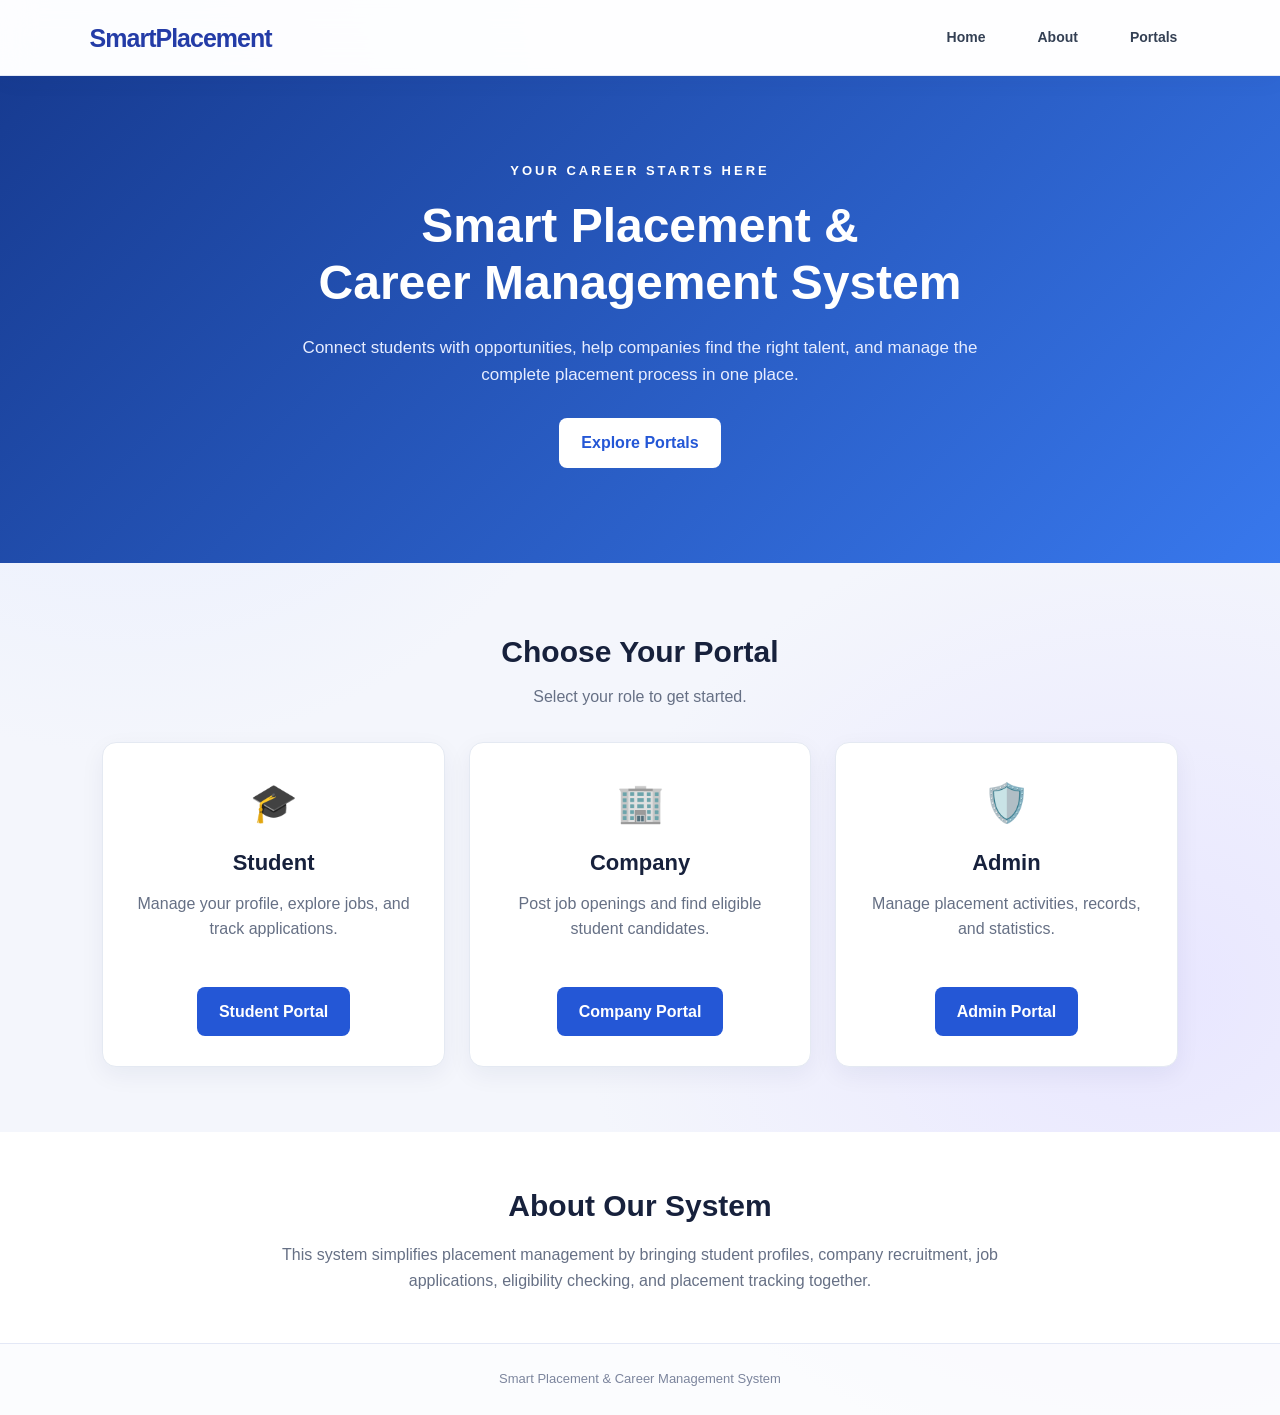
<file: placement/src/main/resources/static/index.html>
<!DOCTYPE html>
<html lang="en">
<head>
    <meta charset="UTF-8">
    <meta name="viewport" content="width=device-width, initial-scale=1.0">

    <title>Smart Placement &amp; Career Management</title>

    <link rel="stylesheet" href="style.css">
</head>

<body>

    <!-- Navigation Bar -->
    <header class="navbar">
        <div class="logo">SmartPlacement</div>

        <nav>
            <a href="/">Home</a>
            <a href="#about">About</a>
            <a href="#portals">Portals</a>
        </nav>
    </header>

    <main>

        <!-- Hero Section -->
        <section class="hero">
            <p class="tagline">YOUR CAREER STARTS HERE</p>

            <h1>
                Smart Placement &amp;<br>
                Career Management System
            </h1>

            <p class="description">
                Connect students with opportunities, help companies find
                the right talent, and manage the complete placement process
                in one place.
            </p>

            <a class="primary-button" href="#portals">
                Explore Portals
            </a>
        </section>

        <!-- Portal Section -->
        <section id="portals" class="portals">
            <h2>Choose Your Portal</h2>

            <p class="section-description">
                Select your role to get started.
            </p>

            <div class="portal-container">

                <!-- Student Portal -->
                <article class="portal-card">
                    <div class="portal-icon">🎓</div>

                    <h3>Student</h3>

                    <p>
                        Manage your profile, explore jobs, and track applications.
                    </p>

                    <a href="/student.html" class="portal-button">
                        Student Portal
                    </a>
                </article>

                <!-- Company Portal -->
                <article class="portal-card">
                    <div class="portal-icon">🏢</div>

                    <h3>Company</h3>

                    <p>
                        Post job openings and find eligible student candidates.
                    </p>

                    <a href="/company.html" class="portal-button">
                        Company Portal
                    </a>
                </article>

                <!-- Admin Portal -->
                <article class="portal-card">
                    <div class="portal-icon">🛡️</div>

                    <h3>Admin</h3>

                    <p>
                        Manage placement activities, records, and statistics.
                    </p>

                    <a href="/admin.html" class="portal-button">
                        Admin Portal
                    </a>
                </article>

            </div>
        </section>

        <!-- About Section -->
        <section id="about" class="about">
            <h2>About Our System</h2>

            <p>
                This system simplifies placement management by bringing
                student profiles, company recruitment, job applications,
                eligibility checking, and placement tracking together.
            </p>
        </section>

    </main>

    <!-- Footer -->
    <footer>
        <p>Smart Placement &amp; Career Management System</p>
    </footer>

</body>
</html>
</file>
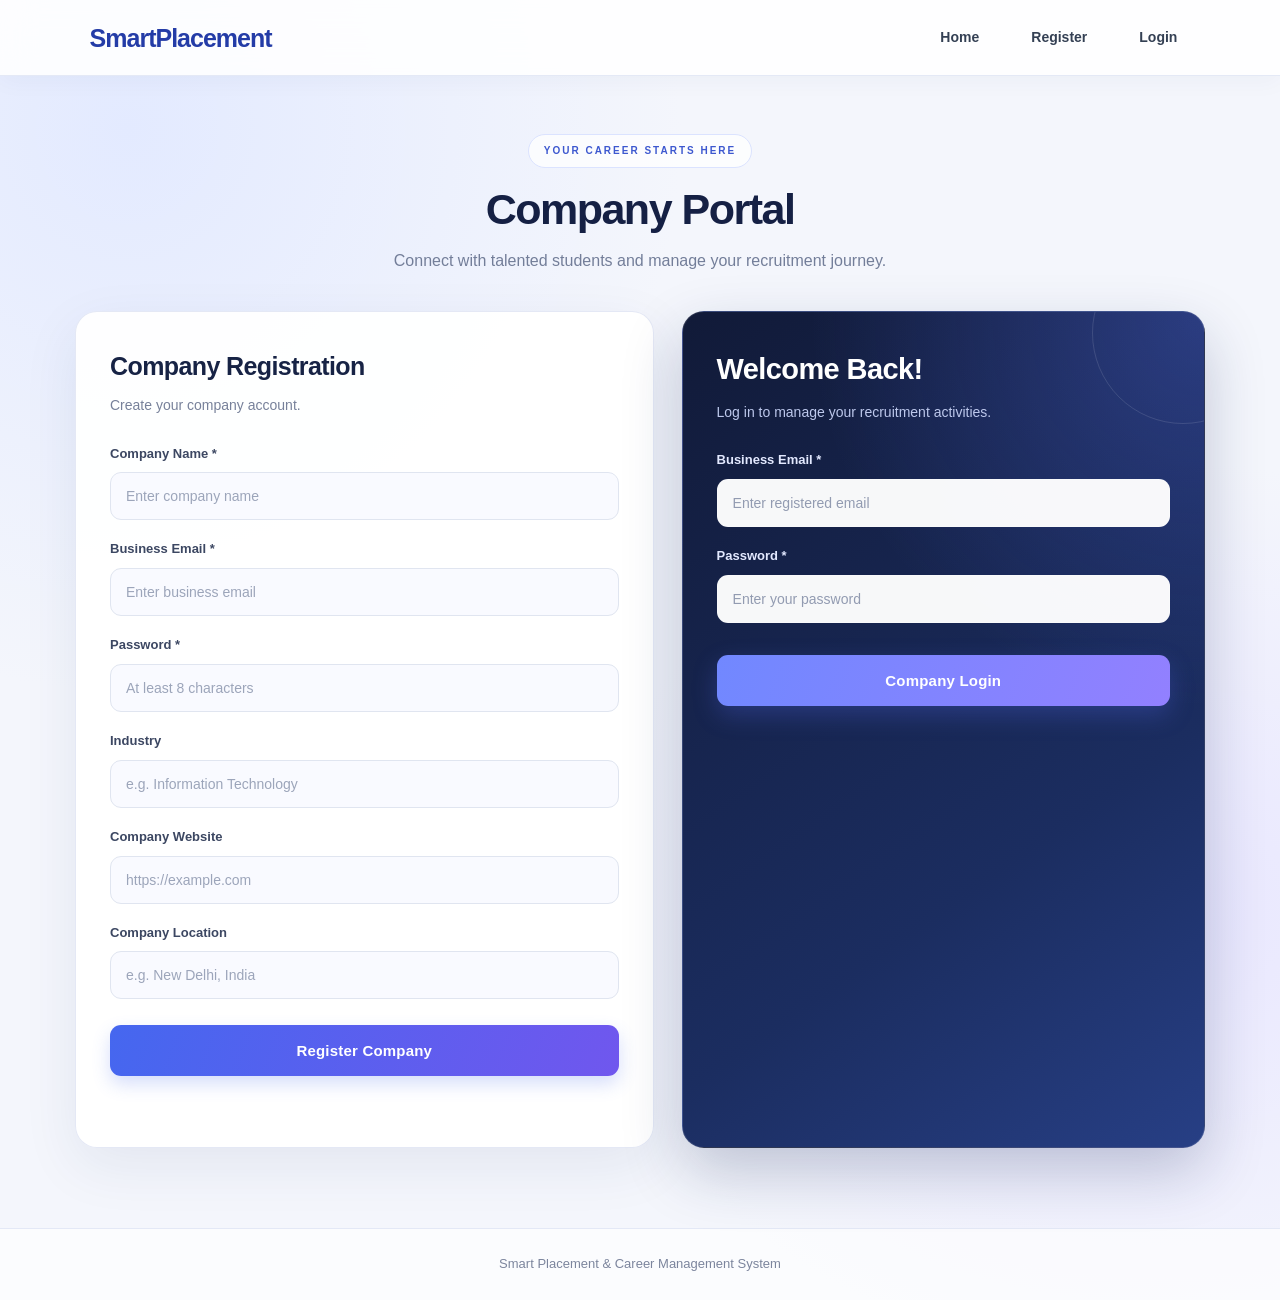
<file: placement/src/main/resources/static/company.html>
<!DOCTYPE html>
<html lang="en">
<head>
    <meta charset="UTF-8">
    <meta name="viewport" content="width=device-width, initial-scale=1.0">
    <title>Company Portal | SmartPlacement</title>
    <link rel="stylesheet" href="style.css">
</head>

<body>

<header class="navbar">
    <a href="/" class="logo" style="text-decoration:none;">
        SmartPlacement
    </a>

    <nav>
        <a href="/">Home</a>
        <a href="#register">Register</a>
        <a href="#login">Login</a>
    </nav>
</header>

<main class="auth-shell">

    <div class="auth-title">
        <h1>Company Portal</h1>
        <p>
            Connect with talented students and manage your recruitment journey.
        </p>
    </div>

    <div class="auth-grid">

        <!-- COMPANY REGISTRATION -->
        <section class="auth-card" id="register">

            <h2>Company Registration</h2>
            <p>Create your company account.</p>

            <form id="companyRegisterForm">

                <label class="form-field">
                    Company Name *
                    <input
                        id="companyName"
                        type="text"
                        maxlength="255"
                        placeholder="Enter company name"
                        required>
                </label>

                <label class="form-field">
                    Business Email *
                    <input
                        id="companyRegEmail"
                        type="email"
                        placeholder="Enter business email"
                        required>
                </label>

                <label class="form-field">
                    Password *
                    <input
                        id="companyRegPassword"
                        type="password"
                        minlength="8"
                        placeholder="At least 8 characters"
                        required>
                </label>

                <label class="form-field">
                    Industry
                    <input
                        id="industry"
                        type="text"
                        maxlength="255"
                        placeholder="e.g. Information Technology">
                </label>

                <label class="form-field">
                    Company Website
                    <input
                        id="website"
                        type="url"
                        placeholder="https://example.com">
                </label>

                <label class="form-field">
                    Company Location
                    <input
                        id="location"
                        type="text"
                        maxlength="255"
                        placeholder="e.g. New Delhi, India">
                </label>

                <button class="auth-submit" type="submit">
                    Register Company
                </button>

                <p
                    id="registerMessage"
                    class="form-message"
                    aria-live="polite"></p>

            </form>
        </section>

        <!-- COMPANY LOGIN -->
        <section class="auth-card" id="login">

            <h2>Welcome Back!</h2>
            <p>Log in to manage your recruitment activities.</p>

            <form id="companyLoginForm">

                <label class="form-field">
                    Business Email *
                    <input
                        id="companyLoginEmail"
                        type="email"
                        placeholder="Enter registered email"
                        required>
                </label>

                <label class="form-field">
                    Password *
                    <input
                        id="companyLoginPassword"
                        type="password"
                        placeholder="Enter your password"
                        required>
                </label>

                <button class="auth-submit" type="submit">
                    Company Login
                </button>

                <p
                    id="loginMessage"
                    class="form-message"
                    aria-live="polite"></p>

            </form>
        </section>

    </div>
</main>

<footer>
    <p>Smart Placement &amp; Career Management System</p>
</footer>

<script>
    const companyRegisterForm =
        document.getElementById("companyRegisterForm");

    const companyLoginForm =
        document.getElementById("companyLoginForm");

    // Send requests to the Spring Boot backend
    async function sendCompanyRequest(url, body, messageElement) {
        messageElement.textContent = "Please wait...";
        messageElement.className = "form-message";

        try {
            const response = await fetch(url, {
                method: "POST",
                headers: {
                    "Content-Type": "application/json"
                },
                body: JSON.stringify(body)
            });

            const result = await response.json();

            messageElement.textContent =
                result.message || "Request completed.";

            messageElement.classList.add(
                response.ok ? "success" : "error"
            );

            return response.ok;

        } catch (error) {
            messageElement.textContent =
                "Unable to contact the server. Check that the application is running.";

            messageElement.classList.add("error");
            return false;
        }
    }

    // COMPANY REGISTRATION
    companyRegisterForm.addEventListener(
        "submit",
        async function(event) {
            event.preventDefault();

            const company = {
                companyName:
                    document.getElementById("companyName").value.trim(),

                email:
                    document.getElementById("companyRegEmail").value.trim(),

                password:
                    document.getElementById("companyRegPassword").value,

                industry:
                    document.getElementById("industry").value.trim(),

                website:
                    document.getElementById("website").value.trim(),

                location:
                    document.getElementById("location").value.trim()
            };

            const success = await sendCompanyRequest(
                "/api/companies/register",
                company,
                document.getElementById("registerMessage")
            );

            if (success) {
                companyRegisterForm.reset();
            }
        }
    );

    // COMPANY LOGIN AND DASHBOARD REDIRECT
    companyLoginForm.addEventListener(
        "submit",
        async function(event) {
            event.preventDefault();

            const credentials = {
                email:
                    document.getElementById("companyLoginEmail").value.trim(),

                password:
                    document.getElementById("companyLoginPassword").value
            };

            const success = await sendCompanyRequest(
                "/api/companies/login",
                credentials,
                document.getElementById("loginMessage")
            );

            if (success) {
                window.location.href = "/company-dashboard.html";
            }
        }
    );
</script>

</body>
</html>
</file>
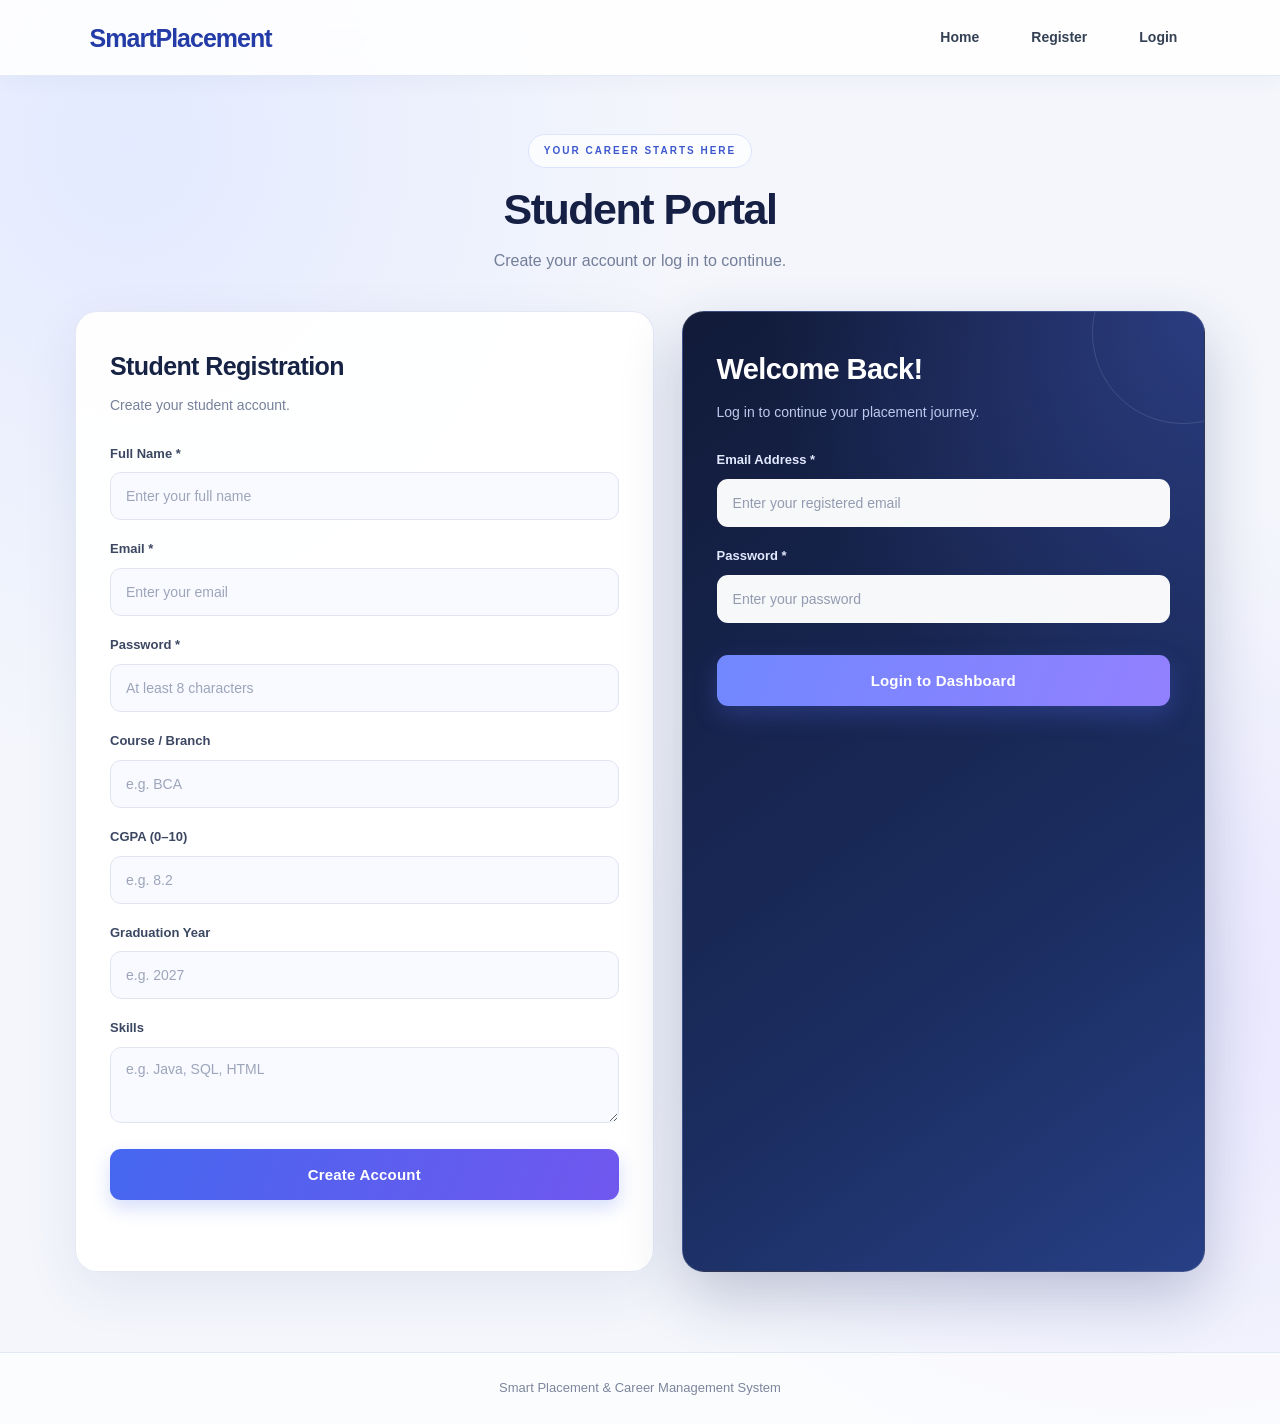
<file: placement/src/main/resources/static/Student.html>
<!DOCTYPE html>
<html lang="en">
<head>
    <meta charset="UTF-8">
    <meta name="viewport" content="width=device-width, initial-scale=1.0">
    <title>Student Portal | SmartPlacement</title>
    <link rel="stylesheet" href="style.css">
</head>

<body>

<header class="navbar">
    <div class="logo">SmartPlacement</div>

    <nav>
        <a href="/">Home</a>
        <a href="#register">Register</a>
        <a href="#login">Login</a>
    </nav>
</header>

<main class="auth-shell">

    <div class="auth-title">
        <h1>Student Portal</h1>
        <p>Create your account or log in to continue.</p>
    </div>

    <div class="auth-grid">

        <!-- STUDENT REGISTRATION -->
        <section class="auth-card" id="register">

            <h2>Student Registration</h2>
            <p>Create your student account.</p>

            <form id="registerForm">

                <label class="form-field">
                    Full Name *
                    <input
                        id="fullName"
                        type="text"
                        placeholder="Enter your full name"
                        required>
                </label>

                <label class="form-field">
                    Email *
                    <input
                        id="regEmail"
                        type="email"
                        placeholder="Enter your email"
                        required>
                </label>

                <label class="form-field">
                    Password *
                    <input
                        id="regPassword"
                        type="password"
                        minlength="8"
                        placeholder="At least 8 characters"
                        required>
                </label>

                <label class="form-field">
                    Course / Branch
                    <input
                        id="branch"
                        type="text"
                        placeholder="e.g. BCA">
                </label>

                <label class="form-field">
                    CGPA (0–10)
                    <input
                        id="cgpa"
                        type="number"
                        min="0"
                        max="10"
                        step="0.01"
                        placeholder="e.g. 8.2">
                </label>

                <label class="form-field">
                    Graduation Year
                    <input
                        id="graduationYear"
                        type="number"
                        min="2000"
                        max="2100"
                        placeholder="e.g. 2027">
                </label>

                <label class="form-field">
                    Skills
                    <textarea
                        id="skills"
                        rows="3"
                        placeholder="e.g. Java, SQL, HTML"></textarea>
                </label>

                <button class="auth-submit" type="submit">
                    Create Account
                </button>

                <p
                    id="registerMessage"
                    class="form-message"
                    aria-live="polite"></p>

            </form>
        </section>

        <!-- STUDENT LOGIN -->
        <section class="auth-card" id="login">

            <h2>Welcome Back!</h2>
            <p>Log in to continue your placement journey.</p>

            <form id="loginForm">

                <label class="form-field">
                    Email Address *
                    <input
                        id="loginEmail"
                        type="email"
                        placeholder="Enter your registered email"
                        required>
                </label>

                <label class="form-field">
                    Password *
                    <input
                        id="loginPassword"
                        type="password"
                        placeholder="Enter your password"
                        required>
                </label>

                <button class="auth-submit" type="submit">
                    Login to Dashboard
                </button>

                <p
                    id="loginMessage"
                    class="form-message"
                    aria-live="polite"></p>

            </form>
        </section>

    </div>
</main>

<footer>
    <p>Smart Placement &amp; Career Management System</p>
</footer>

<script>
    const registerForm = document.getElementById("registerForm");
    const loginForm = document.getElementById("loginForm");

    // Send requests to the Spring Boot backend
    async function sendRequest(url, body, messageElement) {
        messageElement.textContent = "Please wait...";
        messageElement.className = "form-message";

        try {
            const response = await fetch(url, {
                method: "POST",
                headers: {
                    "Content-Type": "application/json"
                },
                body: JSON.stringify(body)
            });

            const result = await response.json();

            messageElement.textContent =
                result.message || "Request completed.";

            messageElement.classList.add(
                response.ok ? "success" : "error"
            );

            return response.ok;

        } catch (error) {
            messageElement.textContent =
                "Could not contact the server. Check that the application is running.";

            messageElement.classList.add("error");
            return false;
        }
    }

    // STUDENT REGISTRATION
    registerForm.addEventListener("submit", async function(event) {
        event.preventDefault();

        const cgpaInput =
            document.getElementById("cgpa").value;

        const yearInput =
            document.getElementById("graduationYear").value;

        const student = {
            fullName:
                document.getElementById("fullName").value.trim(),

            email:
                document.getElementById("regEmail").value.trim(),

            password:
                document.getElementById("regPassword").value,

            branch:
                document.getElementById("branch").value.trim(),

            cgpa: cgpaInput === ""
                ? null
                : Number(cgpaInput),

            graduationYear: yearInput === ""
                ? null
                : Number(yearInput),

            skills:
                document.getElementById("skills").value.trim()
        };

        const message =
            document.getElementById("registerMessage");

        const success = await sendRequest(
            "/api/students/register",
            student,
            message
        );

        if (success) {
            registerForm.reset();
        }
    });

    // STUDENT LOGIN AND DASHBOARD REDIRECT
    loginForm.addEventListener("submit", async function(event) {
        event.preventDefault();

        const credentials = {
            email: document.getElementById("loginEmail").value.trim(),
            password: document.getElementById("loginPassword").value
        };

        const success = await sendRequest(
            "/api/students/login",
            credentials,
            document.getElementById("loginMessage")
        );

        if (success) {
            window.location.href = "/student-dashboard.html";
        }
    });
</script>

</body>
</html>
</file>
<file: placement/src/main/resources/static/style.css>
* {
    margin: 0;
    padding: 0;
    box-sizing: border-box;
}

html {
    scroll-behavior: smooth;
}

body {
    font-family: Arial, Helvetica, sans-serif;
    background: #f5f7fc;
    color: #172033;
    line-height: 1.6;
}

.navbar {
    min-height: 72px;
    padding: 18px 8%;
    display: flex;
    justify-content: space-between;
    align-items: center;
    gap: 20px;
    background: #ffffff;
    box-shadow: 0 2px 12px rgba(0, 0, 0, 0.06);
}

.logo {
    font-size: 23px;
    font-weight: 800;
    color: #2457d6;
}

nav {
    display: flex;
    gap: 26px;
}

nav a {
    text-decoration: none;
    color: #344054;
    font-weight: 600;
}

nav a:hover {
    color: #2457d6;
}

.hero {
    padding: 85px 8% 95px;
    text-align: center;
    color: #ffffff;
    background: linear-gradient(135deg, #173b91, #3878ed);
}

.tagline {
    margin-bottom: 15px;
    font-size: 13px;
    font-weight: 700;
    letter-spacing: 3px;
}

.hero h1 {
    font-size: clamp(30px, 5vw, 48px);
    line-height: 1.2;
    margin-bottom: 22px;
}

.description {
    max-width: 700px;
    margin: 0 auto 30px;
    color: #e7edff;
    font-size: 17px;
}

.primary-button,
.portal-button {
    display: inline-block;
    text-decoration: none;
    border-radius: 8px;
    padding: 12px 22px;
    font-weight: 700;
}

.primary-button {
    background: #ffffff;
    color: #2457d6;
}

.primary-button:hover {
    background: #e8efff;
}

.portals {
    padding: 65px 8%;
    text-align: center;
}

.portals h2,
.about h2 {
    font-size: 30px;
    margin-bottom: 8px;
}

.section-description {
    color: #667085;
    margin-bottom: 32px;
}

.portal-container {
    display: grid;
    grid-template-columns: repeat(3, minmax(0, 1fr));
    gap: 24px;
    margin-top: 30px;
}

.portal-card {
    background: #ffffff;
    border: 1px solid #e4e9f2;
    border-radius: 14px;
    padding: 30px 22px;
    box-shadow: 0 8px 25px rgba(20, 40, 80, 0.06);
}

.portal-icon {
    font-size: 38px;
    margin-bottom: 12px;
}

.portal-card h3 {
    font-size: 22px;
    margin-bottom: 10px;
}

.portal-card p {
    color: #667085;
    min-height: 76px;
    margin-bottom: 20px;
}

.portal-button {
    background: #2457d6;
    color: #ffffff;
}

.portal-button:hover {
    background: #173b91;
}

.about {
    background: #ffffff;
    padding: 50px 8%;
    text-align: center;
}

.about p {
    max-width: 800px;
    margin: 12px auto 0;
    color: #667085;
}

footer {
    padding: 22px;
    text-align: center;
    background: #172033;
    color: #ffffff;
}

@media (max-width: 760px) {
    .navbar {
        flex-direction: column;
    }

    nav {
        gap: 18px;
        flex-wrap: wrap;
        justify-content: center;
    }

    .hero {
        padding: 65px 6%;
    }

    .portal-container {
        grid-template-columns: 1fr;
    }

    .portal-card p {
        min-height: auto;
    }
}

/* ==========================================
   SMART PLACEMENT - PREMIUM STUDENT PORTAL
   ========================================== */

:root {
    --portal-blue: #4568f5;
    --portal-dark: #101a36;
    --portal-muted: #7b849d;
    --portal-border: #e7eaf3;
    --portal-bg: #f4f6fc;
}

body {
    background:
        radial-gradient(ellipse at 10% 10%, #e3eaff 0%, transparent 34%),
        radial-gradient(ellipse at 90% 70%, #e8e6ff 0%, transparent 35%),
        var(--portal-bg);
    color: #17213c;
    min-height: 100vh;
    font-family: "Segoe UI", Arial, sans-serif;
}

/* Navigation */

.navbar {
    min-height: 76px;
    padding: 16px 7%;
    background: rgba(255, 255, 255, 0.88);
    border-bottom: 1px solid rgba(222, 228, 244, 0.8);
    box-shadow: 0 5px 25px rgba(32, 49, 96, 0.04);
    backdrop-filter: blur(16px);
}

.logo {
    font-size: 25px;
    font-weight: 850;
    letter-spacing: -1px;
    color: #243ca7;
}

.navbar nav a {
    font-size: 14px;
    padding: 9px 13px;
    border-radius: 8px;
    transition: 0.25s ease;
}

.navbar nav a:hover {
    background: #edf1ff;
    color: #3455e6;
}

/* Main portal area */

.auth-shell {
    width: 100%;
    max-width: 1180px;
    margin: 0 auto;
    padding: 58px 25px 80px;
}

.auth-title {
    text-align: center;
    margin: 0 auto 38px;
}

.auth-title::before {
    content: "YOUR CAREER STARTS HERE";
    display: inline-block;
    padding: 8px 15px;
    margin-bottom: 16px;
    border: 1px solid #dbe3ff;
    border-radius: 100px;
    color: #3d58cf;
    background: rgba(255, 255, 255, 0.75);
    font-size: 10px;
    font-weight: 800;
    letter-spacing: 2px;
}

.auth-title h1 {
    margin-bottom: 12px;
    font-size: clamp(30px, 5vw, 43px);
    font-weight: 850;
    letter-spacing: -1.5px;
    line-height: 1.2;
    color: #152044;
}

.auth-title p {
    color: #737e99;
    font-size: 16px;
}

/* Registration and login layout */

.auth-grid {
    display: grid;
    grid-template-columns: 1.05fr 0.95fr;
    gap: 28px;
    align-items: stretch;
}

/* Registration card */

.auth-card {
    position: relative;
    overflow: hidden;
    padding: 34px;
    background: rgba(255, 255, 255, 0.94);
    border: 1px solid rgba(225, 230, 244, 0.9);
    border-radius: 22px;
    box-shadow: 0 18px 55px rgba(31, 48, 99, 0.08);
    transition: transform 0.3s ease, box-shadow 0.3s ease;
}

.auth-card:hover {
    transform: translateY(-4px);
    box-shadow: 0 25px 65px rgba(31, 48, 99, 0.12);
}

.auth-card h2 {
    margin: 0 0 8px;
    font-size: 25px;
    font-weight: 800;
    letter-spacing: -0.6px;
    color: #172345;
}

.auth-card > p {
    margin-bottom: 27px;
    color: #77819a;
    font-size: 14px;
}

/* Highlighted login card */

.auth-card#login {
    color: white;
    background:
        radial-gradient(circle at top right, rgba(92, 120, 255, 0.3), transparent 40%),
        linear-gradient(145deg, #111a38, #1b2d60 65%, #273f85);
    border: 1px solid rgba(255, 255, 255, 0.12);
    box-shadow: 0 24px 60px rgba(23, 38, 88, 0.23);
}

.auth-card#login::before {
    content: "";
    position: absolute;
    top: -70px;
    right: -70px;
    width: 180px;
    height: 180px;
    border: 1px solid rgba(255, 255, 255, 0.12);
    border-radius: 50%;
    pointer-events: none;
}

.auth-card#login h2 {
    color: #ffffff;
    font-size: 29px;
}

.auth-card#login > p {
    color: #bdc8ec;
}

/* Form fields */

.form-field {
    display: flex;
    flex-direction: column;
    gap: 8px;
    margin-bottom: 19px;
    color: #3c4762;
    font-size: 13px;
    font-weight: 700;
}

.form-field input,
.form-field textarea {
    width: 100%;
    min-height: 48px;
    padding: 13px 15px;
    border: 1px solid #e0e5f0;
    border-radius: 11px;
    outline: none;
    background: #f9faff;
    color: #182444;
    font-family: inherit;
    font-size: 14px;
    font-weight: 400;
    transition: border-color 0.25s, box-shadow 0.25s,
                background 0.25s;
}

.form-field textarea {
    resize: vertical;
}

.form-field input::placeholder,
.form-field textarea::placeholder {
    color: #9ca5ba;
}

.form-field input:focus,
.form-field textarea:focus {
    border-color: #617cf5;
    background: #ffffff;
    box-shadow: 0 0 0 4px rgba(79, 104, 245, 0.12);
}

/* Login form fields */

.auth-card#login .form-field {
    color: #e3e9ff;
}

.auth-card#login .form-field input,
.auth-card#login .form-field textarea {
    color: #1a2545;
    background: rgba(255, 255, 255, 0.97);
    border: 1px solid rgba(255, 255, 255, 0.2);
}

.auth-card#login .form-field input:focus,
.auth-card#login .form-field textarea:focus {
    border-color: #91a9ff;
    box-shadow: 0 0 0 4px rgba(140, 164, 255, 0.2);
}

.auth-card#login .form-field input::placeholder {
    color: #929bb1;
}

/* Buttons */

.auth-submit {
    width: 100%;
    min-height: 51px;
    margin-top: 7px;
    padding: 14px 20px;
    border: 0;
    border-radius: 11px;
    background: linear-gradient(110deg, #4567ef, #7057ee);
    color: #ffffff;
    font-family: inherit;
    font-size: 15px;
    font-weight: 750;
    letter-spacing: 0.2px;
    cursor: pointer;
    box-shadow: 0 8px 18px rgba(69, 103, 239, 0.22);
    transition: transform 0.25s, box-shadow 0.25s,
                filter 0.25s;
}

.auth-submit:hover {
    transform: translateY(-2px);
    filter: brightness(1.07);
    box-shadow: 0 12px 25px rgba(69, 103, 239, 0.3);
}

.auth-submit:active {
    transform: translateY(0);
}

/* Login button gets a brighter accent */

.auth-card#login .auth-submit {
    margin-top: 13px;
    background: linear-gradient(110deg, #7188ff, #9280ff);
    box-shadow: 0 9px 25px rgba(92, 111, 255, 0.25);
}

.auth-card#login .auth-submit:hover {
    box-shadow: 0 13px 30px rgba(92, 111, 255, 0.4);
}

/* Server response messages */

.form-message {
    min-height: 23px;
    margin-top: 14px;
    overflow-wrap: anywhere;
    font-size: 13px;
    line-height: 1.5;
}

.form-message.success {
    color: #16834a;
}

.form-message.error {
    color: #d92d20;
}

.auth-card#login .form-message.success {
    color: #8df0bd;
}

.auth-card#login .form-message.error {
    color: #ffaaa5;
}

/* Footer */

body > footer {
    margin-top: 0;
    padding: 25px 15px;
    border-top: 1px solid rgba(222, 228, 244, 0.8);
    background: rgba(255, 255, 255, 0.65);
    color: #7c859d;
    font-size: 13px;
}

/* Tablet and mobile support */

@media (max-width: 850px) {
    .auth-grid {
        grid-template-columns: 1fr;
        max-width: 620px;
        margin: 0 auto;
    }

    .auth-shell {
        padding-top: 40px;
    }
}

@media (max-width: 520px) {
    .navbar {
        padding: 16px 5%;
    }

    .logo {
        font-size: 22px;
    }

    .auth-shell {
        padding: 32px 15px 45px;
    }

    .auth-title {
        margin-bottom: 26px;
    }

    .auth-title h1 {
        font-size: 31px;
    }

    .auth-card {
        padding: 24px 20px;
        border-radius: 17px;
    }

    .auth-card h2 {
        font-size: 23px;
    }

    .auth-card#login h2 {
        font-size: 26px;
    }
}
</file>
